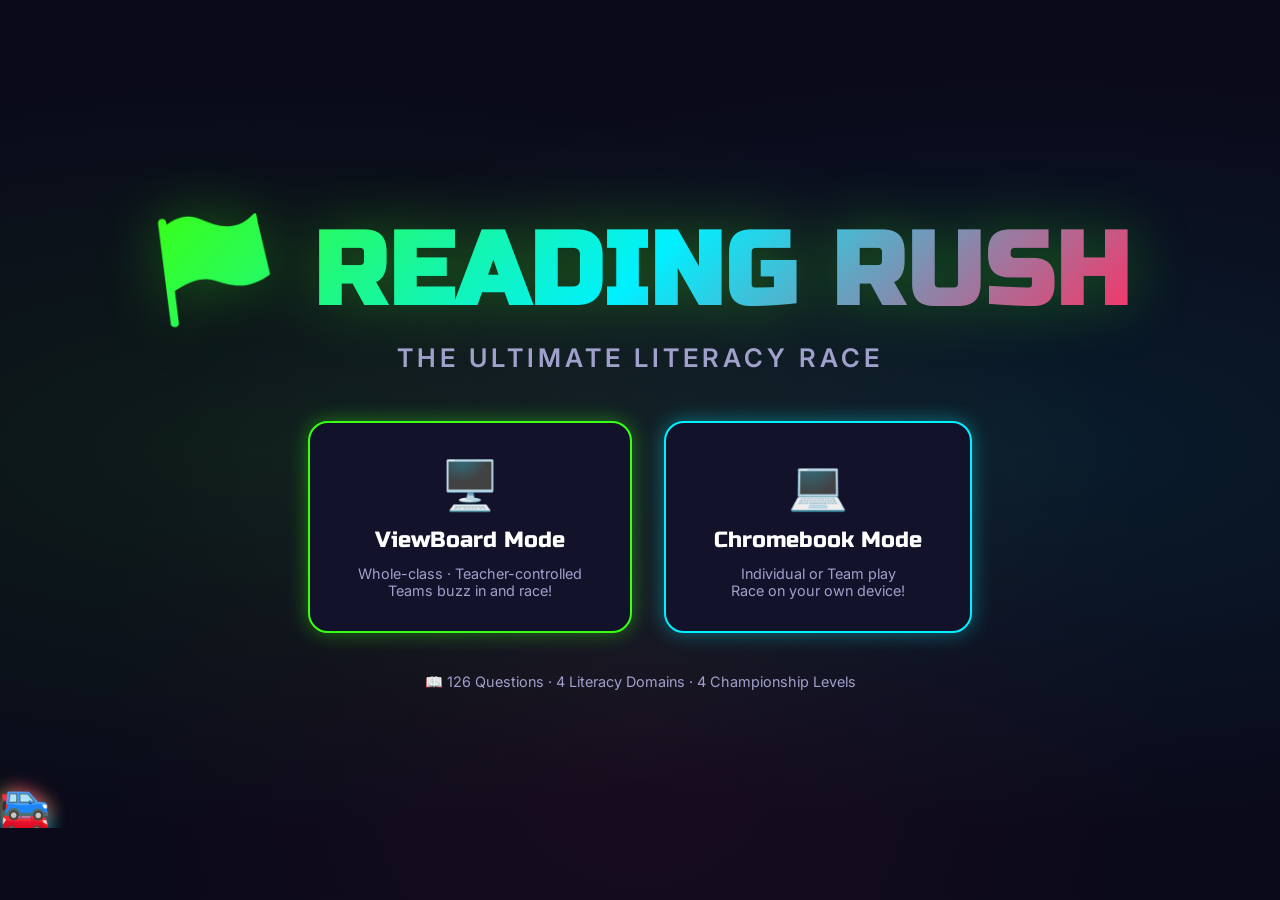
<file: index.html>
<!DOCTYPE html>
<html lang="en">
<head>
  <meta charset="UTF-8">
  <meta name="viewport" content="width=device-width, initial-scale=1.0">
  <title>READING RUSH — The Ultimate Literacy Race</title>
  <meta name="description" content="READING RUSH: A fast-paced, competitive literacy racing game for classrooms. Race through reading, vocabulary, grammar, and writing challenges!">
  <link rel="stylesheet" href="css/style.css">
</head>
<body>

  <div class="landing-container" id="landing">

    <!-- Animated cars at bottom -->
    <div class="car-track-landing">
      <span class="car-landing">🏎️</span>
      <span class="car-landing">🚗</span>
      <span class="car-landing">🚙</span>
    </div>

    <!-- Title -->
    <h1 class="game-title">🏁 READING RUSH</h1>
    <p class="game-subtitle">The Ultimate Literacy Race</p>

    <!-- Mode Buttons -->
    <div class="mode-buttons">
      <a href="viewboard.html" class="mode-btn mode-btn--viewboard" id="btn-viewboard">
        <span class="mode-btn__icon">🖥️</span>
        <span class="mode-btn__label">ViewBoard Mode</span>
        <span class="mode-btn__desc">Whole-class · Teacher-controlled<br>Teams buzz in and race!</span>
      </a>
      <a href="chromebook.html" class="mode-btn mode-btn--chromebook" id="btn-chromebook">
        <span class="mode-btn__icon">💻</span>
        <span class="mode-btn__label">Chromebook Mode</span>
        <span class="mode-btn__desc">Individual or Team play<br>Race on your own device!</span>
      </a>
    </div>

    <!-- Stats -->
    <div style="margin-top:2.5rem; text-align:center; position:relative; z-index:1;">
      <p style="color:var(--text-secondary); font-size:0.9rem;">
        📖 <span id="q-count"></span> Questions · 4 Literacy Domains · 4 Championship Levels
      </p>
    </div>
  </div>

  <script src="js/questions.js"></script>
  <script>
    document.getElementById('q-count').textContent = QuestionBank.totalCount;
  </script>
</body>
</html>
</file>
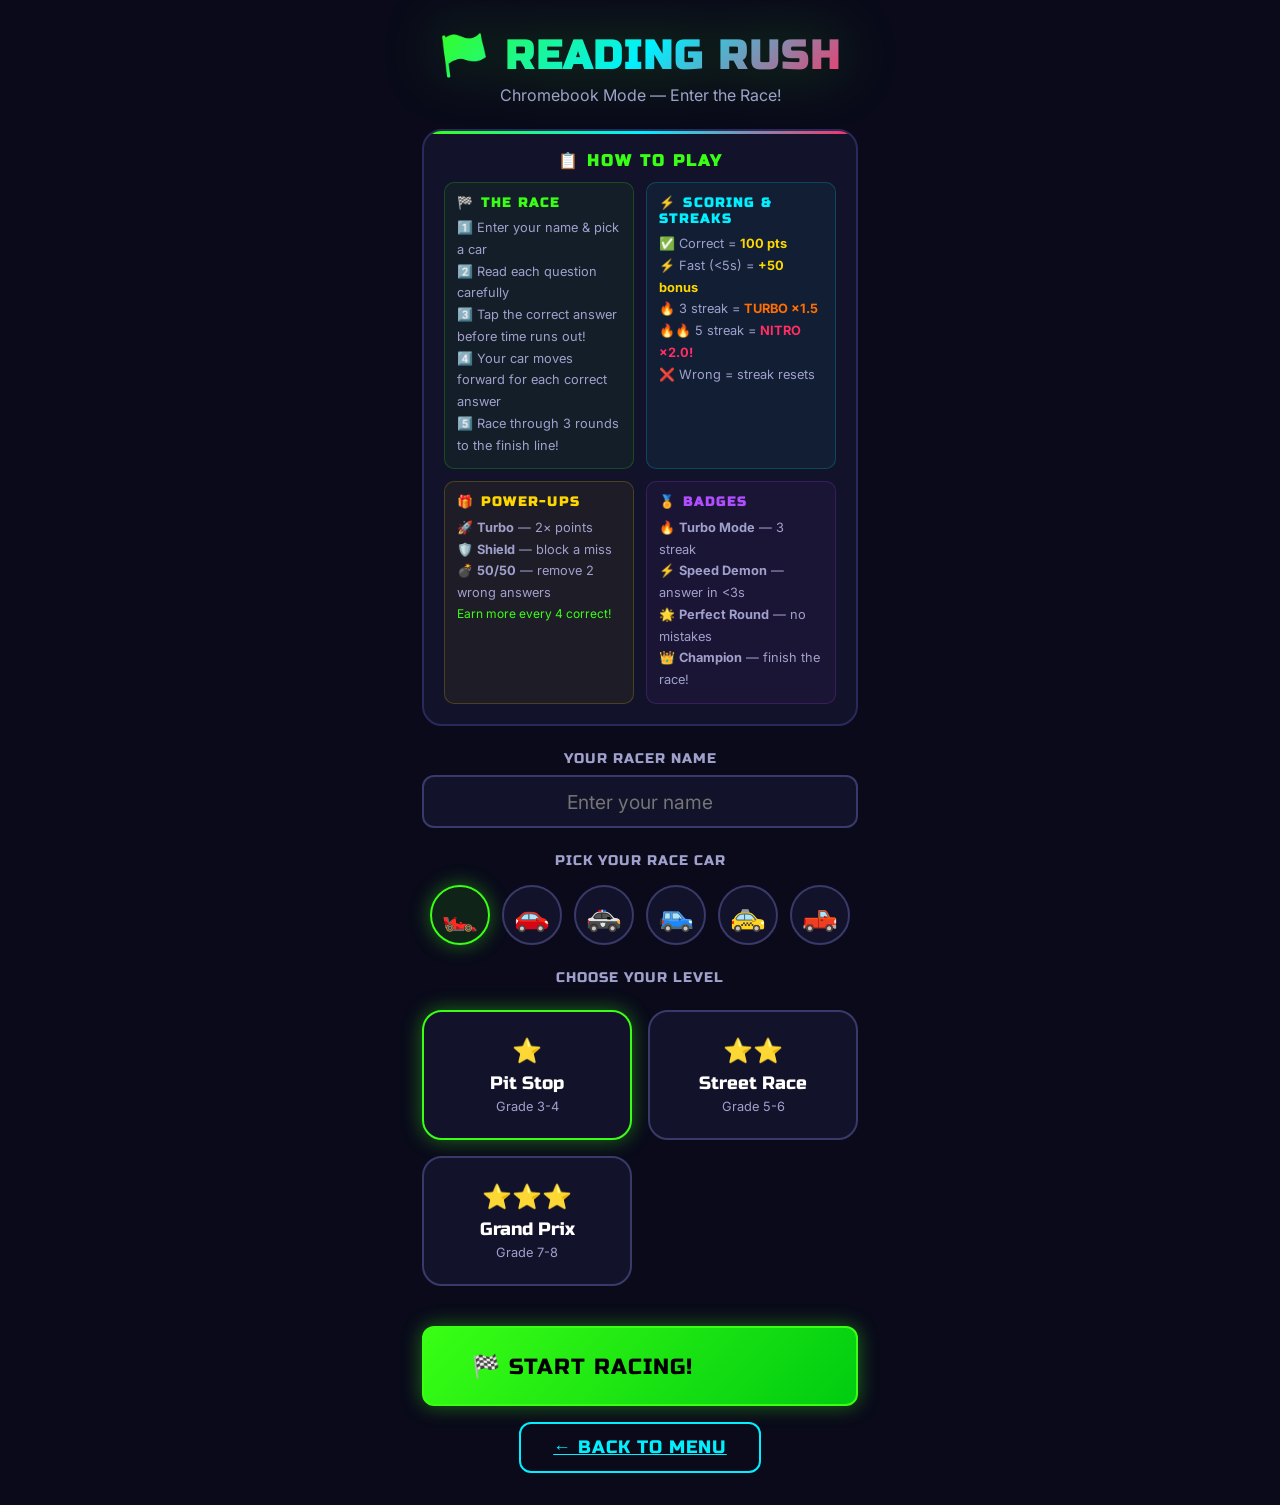
<file: chromebook.html>
<!DOCTYPE html>
<html lang="en">

<head>
    <meta charset="UTF-8">
    <meta name="viewport" content="width=device-width, initial-scale=1.0">
    <title>READING RUSH — Chromebook Mode</title>
    <link rel="stylesheet" href="css/style.css">
    <style>
        .cb-container {
            max-width: 850px;
            margin: 0 auto;
            padding: 1rem;
            min-height: 100vh;
            display: flex;
            flex-direction: column;
        }

        .cb-header {
            display: flex;
            align-items: center;
            justify-content: space-between;
            padding: 0.5rem 0.75rem;
            background: var(--bg-card);
            border-radius: var(--radius);
            border: 1px solid #2a2a5a;
            margin-bottom: 0.75rem;
            flex-wrap: wrap;
            gap: 0.5rem;
        }

        .cb-header__left {
            display: flex;
            align-items: center;
            gap: 0.75rem;
        }

        .cb-header__right {
            display: flex;
            align-items: center;
            gap: 1rem;
        }

        .cb-player-info {
            display: flex;
            align-items: center;
            gap: 0.5rem;
        }

        .cb-player-car {
            font-size: 1.5rem;
            display: inline-block;
            transform: scaleX(-1);
        }

        .cb-player-name {
            font-family: var(--font-display);
            font-size: 0.9rem;
        }

        /* Progress track mini */
        .mini-track {
            width: 100%;
            height: 40px;
            background: var(--track-bg);
            border-radius: 8px;
            position: relative;
            overflow: hidden;
            margin-bottom: 0.75rem;
            border: 1px solid #2a2a5a;
        }

        .mini-track__markers {
            position: absolute;
            inset: 0;
            background: repeating-linear-gradient(90deg, transparent 0, transparent 9.9%, rgba(255, 255, 255, 0.06) 10%, rgba(255, 255, 255, 0.06) 10.2%);
            pointer-events: none;
        }

        .mini-track__finish {
            position: absolute;
            right: 0;
            top: 0;
            bottom: 0;
            width: 20px;
            background: repeating-linear-gradient(45deg, #000 0, #000 4px, #fff 4px, #fff 8px);
            opacity: 0.2;
        }

        .mini-track__car {
            position: absolute;
            top: 50%;
            transform: translateY(-50%) scaleX(-1);
            font-size: 1.6rem;
            transition: left 0.8s cubic-bezier(0.34, 1.56, 0.64, 1);
            filter: drop-shadow(0 0 8px var(--neon-green));
        }

        .mini-track__pct {
            position: absolute;
            right: 8px;
            top: 50%;
            transform: translateY(-50%);
            font-family: var(--font-score);
            font-size: 0.7rem;
            color: var(--neon-gold);
        }

        /* Score display */
        .score-display {
            text-align: center;
            font-family: var(--font-score);
        }

        .score-display__value {
            font-size: 2rem;
            font-weight: 900;
            color: var(--neon-gold);
        }

        .score-display__label {
            font-size: 0.7rem;
            color: var(--text-secondary);
            text-transform: uppercase;
            letter-spacing: 1px;
        }

        /* Streak */
        .streak-display {
            text-align: center;
            min-width: 60px;
        }

        .streak-display__flames {
            font-size: 1.2rem;
        }

        .streak-display__count {
            font-family: var(--font-score);
            font-size: 0.85rem;
            font-weight: 900;
        }

        /* Login */
        .login-container {
            max-width: 500px;
            margin: auto;
            padding: 2rem;
            text-align: center;
        }

        .car-picker {
            display: flex;
            gap: 0.75rem;
            justify-content: center;
            flex-wrap: wrap;
            margin: 1rem 0;
        }

        .car-option {
            width: 60px;
            height: 60px;
            border: 2px solid #3a3a6a;
            border-radius: 50%;
            display: flex;
            align-items: center;
            justify-content: center;
            font-size: 1.8rem;
            cursor: pointer;
            transition: all var(--transition-fast);
            background: var(--bg-card);
            transform: scaleX(-1);
        }

        .car-option:hover {
            border-color: var(--neon-blue);
            transform: scale(1.1);
        }

        .car-option.selected {
            border-color: var(--neon-green);
            box-shadow: var(--shadow-neon-green);
            background: rgba(57, 255, 20, 0.1);
        }

        /* Badge wall */
        .badge-wall {
            display: flex;
            flex-wrap: wrap;
            gap: 0.5rem;
            justify-content: center;
            margin: 1rem 0;
        }

        /* Power-up bar */
        .cb-powerup-bar {
            display: flex;
            gap: 0.5rem;
            justify-content: center;
            padding: 0.5rem;
            background: var(--bg-card);
            border-radius: var(--radius);
            border: 1px solid #2a2a5a;
        }

        .cb-powerup {
            width: 50px;
            height: 50px;
            border-radius: 50%;
            border: 2px solid #3a3a6a;
            background: transparent;
            display: flex;
            align-items: center;
            justify-content: center;
            font-size: 1.3rem;
            cursor: pointer;
            transition: all var(--transition-fast);
            position: relative;
        }

        .cb-powerup:hover:not(.used) {
            border-color: var(--neon-gold);
            transform: scale(1.1);
        }

        .cb-powerup.available {
            border-color: var(--neon-green);
            animation: powerupReady 2s ease-in-out infinite;
        }

        .cb-powerup.used {
            opacity: 0.25;
            cursor: default;
        }

        .cb-powerup__tip {
            position: absolute;
            bottom: calc(100% + 8px);
            background: var(--bg-card);
            border: 1px solid #3a3a6a;
            border-radius: 8px;
            padding: 0.3rem 0.6rem;
            font-size: 0.7rem;
            white-space: nowrap;
            opacity: 0;
            pointer-events: none;
            transition: opacity 0.2s;
        }

        .cb-powerup:hover .cb-powerup__tip {
            opacity: 1;
        }

        /* End screen */
        .end-container {
            text-align: center;
            padding: 2rem 1rem;
        }

        .xp-earned {
            font-family: var(--font-score);
            font-size: 2rem;
            color: var(--neon-gold);
            margin: 1rem 0;
        }

        /* Level picker cards */
        .level-cards {
            display: grid;
            grid-template-columns: repeat(auto-fit, minmax(180px, 1fr));
            gap: 1rem;
            margin: 1.5rem 0;
        }

        .level-card {
            padding: 1.5rem;
            border: 2px solid #3a3a6a;
            border-radius: var(--radius-lg);
            background: var(--bg-card);
            cursor: pointer;
            transition: all var(--transition-fast);
            text-align: center;
        }

        .level-card:hover {
            border-color: var(--neon-blue);
            transform: translateY(-4px);
            box-shadow: var(--shadow-neon-blue);
        }

        .level-card.selected {
            border-color: var(--neon-green);
            box-shadow: var(--shadow-neon-green);
        }

        .level-card__stars {
            font-size: 1.5rem;
            margin-bottom: 0.5rem;
        }

        .level-card__name {
            font-family: var(--font-display);
            font-size: 1.1rem;
        }

        .level-card__desc {
            font-size: 0.8rem;
            color: var(--text-secondary);
            margin-top: 0.3rem;
        }

        .countdown-overlay {
            position: fixed;
            inset: 0;
            background: rgba(0, 0, 0, 0.85);
            display: flex;
            align-items: center;
            justify-content: center;
            z-index: 5000;
            font-family: var(--font-score);
            font-size: 8rem;
            font-weight: 900;
            color: var(--neon-green);
            text-shadow: 0 0 60px var(--neon-green);
        }

        .countdown-overlay span {
            animation: countdownNum 0.6s ease;
        }
    </style>
</head>

<body>

    <!-- ===== LOGIN ===== -->
    <div id="login-screen" class="login-container">
        <h1 class="game-title" style="font-size:2.5rem; margin-bottom:0.3rem;">🏁 READING RUSH</h1>
        <p style="color:var(--text-secondary); margin-bottom:1.5rem;">Chromebook Mode — Enter the Race!</p>

        <!-- HOW TO PLAY INSTRUCTIONS -->
        <div id="instructions-panel"
            style="background:var(--bg-card); border:2px solid #2a2a5a; border-radius:var(--radius-lg); padding:1.25rem; margin-bottom:1.5rem; text-align:left; position:relative; overflow:hidden;">
            <div
                style="position:absolute; top:0; left:0; right:0; height:3px; background:linear-gradient(90deg, var(--neon-green), var(--neon-blue), var(--neon-pink));">
            </div>
            <h2
                style="font-family:var(--font-display); font-size:1rem; color:var(--neon-green); margin-bottom:0.75rem; text-align:center;">
                📋 HOW TO PLAY</h2>

            <div style="display:grid; grid-template-columns:1fr 1fr; gap:0.75rem; margin-bottom:0.75rem;">
                <div
                    style="background:rgba(57,255,20,0.05); border:1px solid rgba(57,255,20,0.2); border-radius:10px; padding:0.75rem;">
                    <h3 style="color:var(--neon-green); font-size:0.8rem; margin-bottom:0.4rem;">🏁 THE RACE</h3>
                    <ul style="list-style:none; font-size:0.8rem; color:var(--text-secondary); line-height:1.7;">
                        <li>1️⃣ Enter your name & pick a car</li>
                        <li>2️⃣ Read each question carefully</li>
                        <li>3️⃣ Tap the correct answer before time runs out!</li>
                        <li>4️⃣ Your car moves forward for each correct answer</li>
                        <li>5️⃣ Race through 3 rounds to the finish line!</li>
                    </ul>
                </div>
                <div
                    style="background:rgba(0,240,255,0.05); border:1px solid rgba(0,240,255,0.2); border-radius:10px; padding:0.75rem;">
                    <h3 style="color:var(--neon-blue); font-size:0.8rem; margin-bottom:0.4rem;">⚡ SCORING & STREAKS</h3>
                    <ul style="list-style:none; font-size:0.8rem; color:var(--text-secondary); line-height:1.7;">
                        <li>✅ Correct = <strong style="color:var(--neon-gold);">100 pts</strong></li>
                        <li>⚡ Fast (&lt;5s) = <strong style="color:var(--neon-gold);">+50 bonus</strong></li>
                        <li>🔥 3 streak = <strong style="color:var(--neon-orange);">TURBO ×1.5</strong></li>
                        <li>🔥🔥 5 streak = <strong style="color:var(--neon-pink);">NITRO ×2.0!</strong></li>
                        <li>❌ Wrong = streak resets</li>
                    </ul>
                </div>
            </div>

            <div style="display:grid; grid-template-columns:1fr 1fr; gap:0.75rem;">
                <div
                    style="background:rgba(255,215,0,0.05); border:1px solid rgba(255,215,0,0.2); border-radius:10px; padding:0.75rem;">
                    <h3 style="color:var(--neon-gold); font-size:0.8rem; margin-bottom:0.4rem;">🎁 POWER-UPS</h3>
                    <ul style="list-style:none; font-size:0.8rem; color:var(--text-secondary); line-height:1.7;">
                        <li>🚀 <strong>Turbo</strong> — 2× points</li>
                        <li>🛡️ <strong>Shield</strong> — block a miss</li>
                        <li>💣 <strong>50/50</strong> — remove 2 wrong answers</li>
                        <li style="color:var(--neon-green); font-size:0.75rem;">Earn more every 4 correct!</li>
                    </ul>
                </div>
                <div
                    style="background:rgba(177,78,255,0.05); border:1px solid rgba(177,78,255,0.2); border-radius:10px; padding:0.75rem;">
                    <h3 style="color:var(--neon-purple); font-size:0.8rem; margin-bottom:0.4rem;">🏅 BADGES</h3>
                    <ul style="list-style:none; font-size:0.8rem; color:var(--text-secondary); line-height:1.7;">
                        <li>🔥 <strong>Turbo Mode</strong> — 3 streak</li>
                        <li>⚡ <strong>Speed Demon</strong> — answer in &lt;3s</li>
                        <li>🌟 <strong>Perfect Round</strong> — no mistakes</li>
                        <li>👑 <strong>Champion</strong> — finish the race!</li>
                    </ul>
                </div>
            </div>
        </div>
        <!-- END INSTRUCTIONS -->

        <div class="form-group">
            <label class="form-label">Your Racer Name</label>
            <input class="form-input" id="player-name" placeholder="Enter your name" maxlength="20"
                style="text-align:center; font-size:1.2rem;">
        </div>

        <div class="form-group">
            <label class="form-label">Pick Your Race Car</label>
            <div class="car-picker" id="car-picker"></div>
        </div>

        <div class="form-group">
            <label class="form-label">Choose Your Level</label>
            <div class="level-cards" id="level-picker">
                <div class="level-card selected" data-level="1" onclick="pickLevel(this)">
                    <div class="level-card__stars">⭐</div>
                    <div class="level-card__name">Pit Stop</div>
                    <div class="level-card__desc">Grade 3-4</div>
                </div>
                <div class="level-card" data-level="2" onclick="pickLevel(this)">
                    <div class="level-card__stars">⭐⭐</div>
                    <div class="level-card__name">Street Race</div>
                    <div class="level-card__desc">Grade 5-6</div>
                </div>
                <div class="level-card" data-level="3" onclick="pickLevel(this)">
                    <div class="level-card__stars">⭐⭐⭐</div>
                    <div class="level-card__name">Grand Prix</div>
                    <div class="level-card__desc">Grade 7-8</div>
                </div>
            </div>
        </div>

        <button class="btn btn-primary btn-lg" style="width:100%; margin-top:1rem;" onclick="startChromebookGame()">🏁
            START RACING!</button>
        <a href="index.html" class="btn btn-secondary" style="margin-top:1rem;">← Back to Menu</a>
    </div>

    <!-- ===== GAME ===== -->
    <div id="game-screen" class="cb-container" style="display:none;">

        <!-- Header -->
        <div class="cb-header">
            <div class="cb-header__left">
                <div class="cb-player-info">
                    <span class="cb-player-car" id="hdr-car"></span>
                    <span class="cb-player-name" id="hdr-name"></span>
                </div>
                <span class="round-indicator" id="cb-round-badge" style="font-size:0.75rem;">Round 1</span>
                <span id="race-position"
                    style="font-family:var(--font-score); font-size:1rem; font-weight:900; color:var(--neon-green); margin-left:0.5rem;">1st</span>
            </div>
            <div class="cb-header__right">
                <div class="streak-display" id="streak-display">
                    <div class="streak-display__flames" id="streak-flames"></div>
                    <div class="streak-display__count" id="streak-count">0</div>
                </div>
                <div class="timer-container" id="timer-container" style="width:60px; height:60px;">
                    <div class="timer-ring" id="timer-ring" style="width:60px; height:60px;">
                        <svg viewBox="0 0 60 60" style="width:60px; height:60px;">
                            <circle cx="30" cy="30" r="26" stroke-dasharray="163" stroke-dashoffset="0"
                                id="timer-circle" fill="none" stroke-width="4" stroke-linecap="round"
                                stroke="var(--neon-green)"
                                style="transition:stroke-dashoffset 1s linear, stroke 0.3s;" />
                        </svg>
                        <span class="timer-text" id="timer-text" style="font-size:1rem;">15</span>
                    </div>
                </div>
                <div class="score-display">
                    <div class="score-display__value" id="score-value">0</div>
                    <div class="score-display__label">points</div>
                </div>
            </div>
        </div>

        <!-- Multi-lane Race Track (built dynamically by JS) -->
        <div class="mini-track" id="mini-track" style="height:auto; padding:6px 8px;">
            <!-- Lanes are dynamically generated -->
        </div>

        <!-- Game Content: Question + Leaderboard -->
        <div style="display:grid; grid-template-columns:1fr 180px; gap:0.75rem; flex:1; min-height:0;">

            <!-- Question Area -->
            <div class="question-card" id="question-card">
                <div style="font-family:var(--font-score); font-size:0.75rem; color:var(--text-secondary); margin-bottom:0.5rem;"
                    id="cb-q-num">Q 1/10</div>
                <span class="question-domain-badge" id="q-domain-badge"></span>
                <div class="question-passage hidden" id="q-passage"></div>
                <div class="question-text" id="q-text"></div>
                <div class="answer-grid" id="answer-grid"></div>
            </div>

            <!-- Live Leaderboard Sidebar -->
            <div
                style="background:var(--bg-card); border:1px solid #2a2a5a; border-radius:var(--radius); padding:0.75rem; overflow-y:auto;">
                <div
                    style="font-family:var(--font-display); font-size:0.7rem; color:var(--neon-gold); text-transform:uppercase; letter-spacing:1px; text-align:center; margin-bottom:0.5rem;">
                    🏆 Race Standings</div>
                <div id="race-leaderboard"></div>
            </div>

        </div>

        <!-- Power-up Bar -->
        <div class="cb-powerup-bar" id="powerup-bar"></div>
    </div>

    <!-- ===== ROUND END ===== -->
    <div id="round-end-screen" style="display:none;" class="overlay">
        <div class="modal" style="text-align:center; max-width:550px;">
            <h2 id="round-end-title">🏁 Round Complete!</h2>
            <div class="score-display" style="margin:1rem 0;">
                <div class="score-display__value" id="round-score" style="font-size:2.5rem;">0</div>
                <div class="score-display__label">Your Points</div>
            </div>
            <h3 style="color:var(--neon-blue); font-size:0.9rem; margin-bottom:0.5rem;">Race Standings</h3>
            <div id="round-standings" style="margin-bottom:1rem;"></div>
            <div id="round-badges" class="badge-wall"></div>
            <button class="btn btn-primary btn-lg" id="btn-next-round" onclick="nextRound()"
                style="margin-top:1.5rem;">🏁 Next Round!</button>
        </div>
    </div>

    <!-- ===== GAME OVER ===== -->
    <div id="game-over-screen" style="display:none;" class="overlay">
        <div class="modal end-container" style="max-width:600px;">
            <h1 style="font-size:2.2rem;">🏆 RACE COMPLETE! 🏆</h1>
            <div id="final-place"
                style="font-family:var(--font-score); font-size:2rem; font-weight:900; color:var(--neon-gold); margin:0.5rem 0;">
            </div>
            <div class="xp-earned" id="final-score">0</div>
            <p style="color:var(--text-secondary);">Your Total Points</p>

            <h3 style="margin:1.5rem 0 0.5rem; color:var(--neon-blue);">🏁 Final Standings</h3>
            <div id="final-leaderboard" style="margin-bottom:1rem;"></div>

            <h3 style="margin:1rem 0 0.75rem; color:var(--neon-gold);">🏅 Badges Earned</h3>
            <div class="badge-wall" id="final-badges"></div>

            <h3 style="margin:1.5rem 0 0.75rem; color:var(--neon-blue);">📊 Stats</h3>
            <div id="final-stats" style="color:var(--text-secondary);"></div>

            <div style="display:flex; gap:1rem; justify-content:center; margin-top:2rem; flex-wrap:wrap;">
                <button class="btn btn-primary btn-lg" onclick="location.reload()">🔄 Race Again</button>
                <a href="index.html" class="btn btn-secondary btn-lg">🏠 Home</a>
            </div>
        </div>
    </div>

    <!-- ===== COUNTDOWN ===== -->
    <div id="countdown-overlay" class="countdown-overlay" style="display:none;">
        <span id="countdown-number">3</span>
    </div>

    <!-- Toast container -->
    <div id="toast-container" style="position:fixed; top:1rem; right:1rem; z-index:9000;"></div>

    <script src="js/questions.js"></script>
    <script src="js/engine.js"></script>
    <script src="js/sounds.js"></script>
    <script src="js/confetti.js"></script>
    <script src="js/chromebook.js"></script>
</body>

</html>
</file>
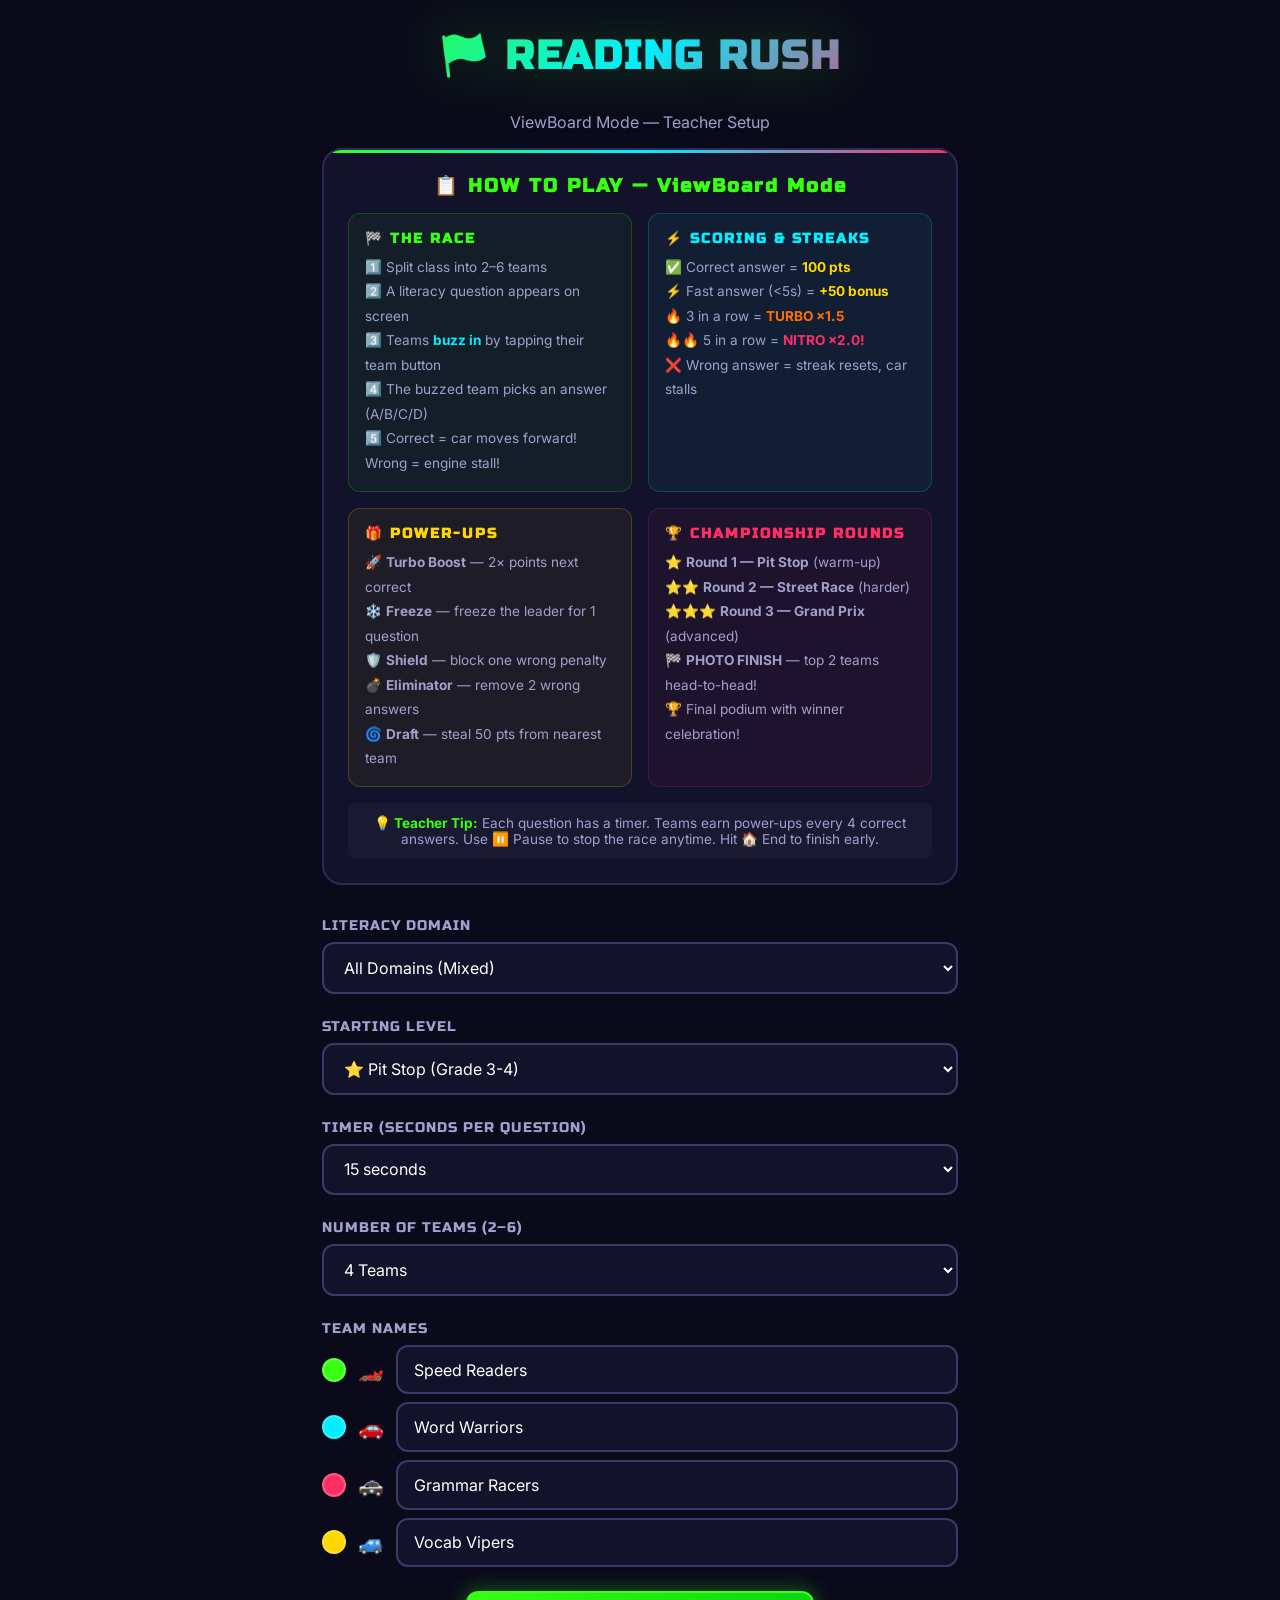
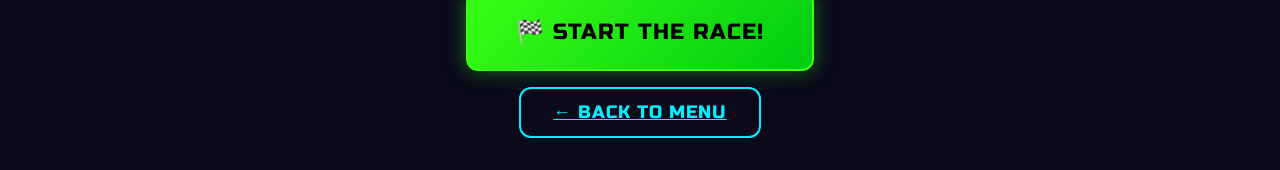
<file: viewboard.html>
<!DOCTYPE html>
<html lang="en">

<head>
    <meta charset="UTF-8">
    <meta name="viewport" content="width=device-width, initial-scale=1.0">
    <title>READING RUSH — ViewBoard Mode</title>
    <link rel="stylesheet" href="css/style.css">
    <style>
        /* ViewBoard-specific overrides */
        .vb-header {
            display: flex;
            align-items: center;
            justify-content: space-between;
            padding: 0.5rem 1rem;
            background: var(--bg-card);
            border-bottom: 2px solid #2a2a5a;
        }

        .vb-header__title {
            font-family: var(--font-display);
            font-size: 1.3rem;
            background: linear-gradient(90deg, var(--neon-green), var(--neon-blue));
            -webkit-background-clip: text;
            -webkit-text-fill-color: transparent;
            background-clip: text;
        }

        .vb-header__info {
            display: flex;
            align-items: center;
            gap: 1.5rem;
            font-size: 0.9rem;
            color: var(--text-secondary);
        }

        .vb-main {
            display: grid;
            grid-template-columns: 1fr 260px;
            gap: 0.75rem;
            flex: 1;
            padding: 0.75rem;
            min-height: 0;
        }

        .vb-center {
            display: flex;
            flex-direction: column;
            gap: 0.75rem;
            min-height: 0;
        }

        .vb-bottom {
            padding: 0.5rem 0.75rem;
        }

        .countdown-overlay {
            position: fixed;
            inset: 0;
            background: rgba(0, 0, 0, 0.85);
            display: flex;
            align-items: center;
            justify-content: center;
            z-index: 5000;
            font-family: var(--font-score);
            font-size: 8rem;
            font-weight: 900;
            color: var(--neon-green);
            text-shadow: 0 0 60px var(--neon-green);
        }

        .countdown-overlay span {
            animation: countdownNum 0.6s ease;
        }

        .question-number-indicator {
            font-family: var(--font-score);
            font-size: 0.8rem;
            color: var(--text-secondary);
            text-align: center;
            margin-bottom: 0.25rem;
        }

        .round-indicator {
            display: inline-block;
            padding: 0.2rem 0.8rem;
            border-radius: 20px;
            font-size: 0.8rem;
            font-weight: 700;
            background: rgba(255, 215, 0, 0.15);
            color: var(--neon-gold);
            border: 1px solid var(--neon-gold);
        }

        @media (max-width: 900px) {
            .vb-main {
                grid-template-columns: 1fr;
            }
        }
    </style>
</head>

<body>

    <!-- ===== SETUP SCREEN ===== -->
    <div id="setup-screen">
        <div class="setup-container">
            <h1 class="setup-title game-title" style="font-size:2.5rem;">🏁 READING RUSH</h1>
            <p class="text-center mb-2" style="color:var(--text-secondary);">ViewBoard Mode — Teacher Setup</p>

            <!-- HOW TO PLAY INSTRUCTIONS -->
            <div id="instructions-panel"
                style="background:var(--bg-card); border:2px solid #2a2a5a; border-radius:var(--radius-lg); padding:1.5rem; margin-bottom:2rem; position:relative; overflow:hidden;">
                <div
                    style="position:absolute; top:0; left:0; right:0; height:3px; background:linear-gradient(90deg, var(--neon-green), var(--neon-blue), var(--neon-pink));">
                </div>
                <h2
                    style="font-family:var(--font-display); font-size:1.2rem; color:var(--neon-green); margin-bottom:1rem; text-align:center;">
                    📋 HOW TO PLAY — ViewBoard Mode</h2>

                <div style="display:grid; grid-template-columns:1fr 1fr; gap:1rem; margin-bottom:1rem;">
                    <div
                        style="background:rgba(57,255,20,0.05); border:1px solid rgba(57,255,20,0.2); border-radius:12px; padding:1rem;">
                        <h3 style="color:var(--neon-green); font-size:0.85rem; margin-bottom:0.5rem;">🏁 THE RACE</h3>
                        <ul style="list-style:none; font-size:0.85rem; color:var(--text-secondary); line-height:1.8;">
                            <li>1️⃣ Split class into 2–6 teams</li>
                            <li>2️⃣ A literacy question appears on screen</li>
                            <li>3️⃣ Teams <strong style="color:var(--neon-blue);">buzz in</strong> by tapping their team
                                button</li>
                            <li>4️⃣ The buzzed team picks an answer (A/B/C/D)</li>
                            <li>5️⃣ Correct = car moves forward! Wrong = engine stall!</li>
                        </ul>
                    </div>
                    <div
                        style="background:rgba(0,240,255,0.05); border:1px solid rgba(0,240,255,0.2); border-radius:12px; padding:1rem;">
                        <h3 style="color:var(--neon-blue); font-size:0.85rem; margin-bottom:0.5rem;">⚡ SCORING & STREAKS
                        </h3>
                        <ul style="list-style:none; font-size:0.85rem; color:var(--text-secondary); line-height:1.8;">
                            <li>✅ Correct answer = <strong style="color:var(--neon-gold);">100 pts</strong></li>
                            <li>⚡ Fast answer (&lt;5s) = <strong style="color:var(--neon-gold);">+50 bonus</strong></li>
                            <li>🔥 3 in a row = <strong style="color:var(--neon-orange);">TURBO ×1.5</strong></li>
                            <li>🔥🔥 5 in a row = <strong style="color:var(--neon-pink);">NITRO ×2.0!</strong></li>
                            <li>❌ Wrong answer = streak resets, car stalls</li>
                        </ul>
                    </div>
                </div>

                <div style="display:grid; grid-template-columns:1fr 1fr; gap:1rem; margin-bottom:1rem;">
                    <div
                        style="background:rgba(255,215,0,0.05); border:1px solid rgba(255,215,0,0.2); border-radius:12px; padding:1rem;">
                        <h3 style="color:var(--neon-gold); font-size:0.85rem; margin-bottom:0.5rem;">🎁 POWER-UPS</h3>
                        <ul style="list-style:none; font-size:0.85rem; color:var(--text-secondary); line-height:1.8;">
                            <li>🚀 <strong>Turbo Boost</strong> — 2× points next correct</li>
                            <li>❄️ <strong>Freeze</strong> — freeze the leader for 1 question</li>
                            <li>🛡️ <strong>Shield</strong> — block one wrong penalty</li>
                            <li>💣 <strong>Eliminator</strong> — remove 2 wrong answers</li>
                            <li>🌀 <strong>Draft</strong> — steal 50 pts from nearest team</li>
                        </ul>
                    </div>
                    <div
                        style="background:rgba(255,46,99,0.05); border:1px solid rgba(255,46,99,0.2); border-radius:12px; padding:1rem;">
                        <h3 style="color:var(--neon-pink); font-size:0.85rem; margin-bottom:0.5rem;">🏆 CHAMPIONSHIP
                            ROUNDS</h3>
                        <ul style="list-style:none; font-size:0.85rem; color:var(--text-secondary); line-height:1.8;">
                            <li>⭐ <strong>Round 1 — Pit Stop</strong> (warm-up)</li>
                            <li>⭐⭐ <strong>Round 2 — Street Race</strong> (harder)</li>
                            <li>⭐⭐⭐ <strong>Round 3 — Grand Prix</strong> (advanced)</li>
                            <li>🏁 <strong>PHOTO FINISH</strong> — top 2 teams head-to-head!</li>
                            <li>🏆 Final podium with winner celebration!</li>
                        </ul>
                    </div>
                </div>

                <div style="text-align:center; padding:0.75rem; background:rgba(255,255,255,0.03); border-radius:8px;">
                    <p style="font-size:0.85rem; color:var(--text-secondary);">
                        <strong style="color:var(--neon-green);">💡 Teacher Tip:</strong>
                        Each question has a timer. Teams earn power-ups every 4 correct answers. Use ⏸️ Pause to stop
                        the race anytime. Hit 🏠 End to finish early.
                    </p>
                </div>
            </div>
            <!-- END INSTRUCTIONS -->

            <div class="form-group">
                <label class="form-label">Literacy Domain</label>
                <select class="form-select" id="setup-domain">
                    <option value="all">All Domains (Mixed)</option>
                    <option value="reading">📖 Reading Comprehension</option>
                    <option value="vocab">🔤 Vocabulary</option>
                    <option value="grammar">✏️ Grammar</option>
                    <option value="writing">📝 Writing</option>
                </select>
            </div>

            <div class="form-group">
                <label class="form-label">Starting Level</label>
                <select class="form-select" id="setup-level">
                    <option value="1">⭐ Pit Stop (Grade 3-4)</option>
                    <option value="2">⭐⭐ Street Race (Grade 5-6)</option>
                    <option value="3">⭐⭐⭐ Grand Prix (Grade 7-8)</option>
                </select>
            </div>

            <div class="form-group">
                <label class="form-label">Timer (seconds per question)</label>
                <select class="form-select" id="setup-timer">
                    <option value="10">10 seconds (Fast!)</option>
                    <option value="15" selected>15 seconds</option>
                    <option value="20">20 seconds</option>
                    <option value="30">30 seconds (Relaxed)</option>
                </select>
            </div>

            <div class="form-group">
                <label class="form-label">Number of Teams (2–6)</label>
                <select class="form-select" id="setup-team-count">
                    <option value="2">2 Teams</option>
                    <option value="3">3 Teams</option>
                    <option value="4" selected>4 Teams</option>
                    <option value="5">5 Teams</option>
                    <option value="6">6 Teams</option>
                </select>
            </div>

            <div class="form-group" id="team-names-container">
                <label class="form-label">Team Names</label>
                <!-- Dynamically generated -->
            </div>

            <div class="text-center mt-3">
                <button class="btn btn-primary btn-lg" id="btn-start-race" onclick="startGame()">🏁 START THE
                    RACE!</button>
            </div>

            <div class="text-center mt-2">
                <a href="index.html" class="btn btn-secondary">← Back to Menu</a>
            </div>
        </div>
    </div>

    <!-- ===== GAME SCREEN ===== -->
    <div id="game-screen" class="hidden" style="display:none; flex-direction:column; height:100vh;">

        <!-- Header -->
        <div class="vb-header">
            <span class="vb-header__title">🏁 READING RUSH</span>
            <div class="vb-header__info">
                <span class="round-indicator" id="round-badge">Round 1</span>
                <span id="question-count-display">Q 1/10</span>
                <div class="timer-container" id="timer-container">
                    <div class="timer-ring" id="timer-ring">
                        <svg viewBox="0 0 80 80">
                            <circle cx="40" cy="40" r="36" stroke-dasharray="226" stroke-dashoffset="0"
                                id="timer-circle" />
                        </svg>
                        <span class="timer-text" id="timer-text">15</span>
                    </div>
                </div>
                <button class="btn btn-secondary" style="font-size:0.8rem; padding:0.4rem 0.8rem;"
                    onclick="pauseGame()">⏸️ Pause</button>
                <button class="btn btn-danger" style="font-size:0.8rem; padding:0.4rem 0.8rem;"
                    onclick="endGameEarly()">🏠 End</button>
            </div>
        </div>

        <!-- Main Area -->
        <div class="vb-main">

            <!-- Center: Track + Question -->
            <div class="vb-center">
                <!-- Race Track -->
                <div class="race-track" id="race-track">
                    <!-- Dynamically generated lanes -->
                </div>

                <!-- Question -->
                <div class="question-card" id="question-card" style="flex:1;">
                    <div class="question-number-indicator" id="q-num-indicator"></div>
                    <span class="question-domain-badge" id="q-domain-badge"></span>
                    <div class="question-passage hidden" id="q-passage"></div>
                    <div class="question-text" id="q-text"></div>
                    <div class="answer-grid" id="answer-grid">
                        <!-- Dynamically generated -->
                    </div>
                </div>
            </div>

            <!-- Sidebar: Scoreboard -->
            <div class="scoreboard" id="scoreboard">
                <div class="scoreboard-title">🏆 Scoreboard</div>
                <div id="score-rows"></div>
            </div>
        </div>

        <!-- Bottom: Buzzers -->
        <div class="vb-bottom">
            <div class="buzzer-panel" id="buzzer-panel">
                <!-- Dynamically generated -->
            </div>
        </div>
    </div>

    <!-- ===== ROUND END / LEADERBOARD ===== -->
    <div id="round-end-screen" class="hidden overlay" style="display:none;">
        <div class="modal" style="max-width:700px; text-align:center;">
            <h2 id="round-end-title" style="margin-bottom:1rem;"></h2>
            <div class="podium" id="round-podium"></div>
            <div id="round-rankings" style="margin-top:1rem;"></div>
            <div class="text-center mt-3">
                <button class="btn btn-primary btn-lg" id="btn-next-round" onclick="nextRound()">🏁 Next Round!</button>
            </div>
        </div>
    </div>

    <!-- ===== PHOTO FINISH ===== -->
    <div id="photo-finish-intro" class="hidden photo-finish-overlay" style="display:none;">
        <div style="text-align:center;">
            <h1 class="photo-finish-title">🏁 PHOTO FINISH 🏁</h1>
            <p style="font-size:1.3rem; color:var(--text-secondary); margin:1rem 0;">The Championship Showdown!</p>
            <div id="photo-finish-matchup" style="font-size:2rem; margin:2rem 0;"></div>
            <button class="btn btn-gold btn-lg" onclick="startPhotoFinish()">🏁 LET'S RACE!</button>
        </div>
    </div>

    <!-- ===== FINAL GAME OVER ===== -->
    <div id="game-over-screen" class="hidden overlay" style="display:none;">
        <div class="modal" style="max-width:700px; text-align:center;">
            <h1 style="font-size:2.5rem; margin-bottom:0.5rem;">🏆 RACE COMPLETE! 🏆</h1>
            <div class="podium" id="final-podium"></div>
            <div id="final-rankings" style="margin-top:1rem;"></div>
            <div class="text-center mt-3" style="display:flex; gap:1rem; justify-content:center; flex-wrap:wrap;">
                <button class="btn btn-primary btn-lg" onclick="location.reload()">🔄 Race Again</button>
                <a href="index.html" class="btn btn-secondary btn-lg">🏠 Home</a>
            </div>
        </div>
    </div>

    <!-- ===== PAUSE ===== -->
    <div id="pause-overlay" class="hidden overlay" style="display:none;">
        <div class="modal text-center">
            <h2>⏸️ RACE PAUSED</h2>
            <p style="color:var(--text-secondary); margin:1rem 0;">The race is on hold. Resume when ready!</p>
            <button class="btn btn-primary btn-lg" onclick="resumeGame()">▶️ Resume Race</button>
        </div>
    </div>

    <!-- ===== COUNTDOWN ===== -->
    <div id="countdown-overlay" class="hidden countdown-overlay" style="display:none;">
        <span id="countdown-number">3</span>
    </div>

    <!-- Toast container -->
    <div id="toast-container" style="position:fixed; top:1rem; right:1rem; z-index:9000;"></div>

    <script src="js/questions.js"></script>
    <script src="js/engine.js"></script>
    <script src="js/sounds.js"></script>
    <script src="js/confetti.js"></script>
    <script src="js/viewboard.js"></script>
</body>

</html>
</file>
<file: css/style.css>
/* ============================================
   READING RUSH — Design System
   Theme: Futuristic Neon Racing Night
   ============================================ */

@import url('https://fonts.googleapis.com/css2?family=Russo+One&family=Inter:wght@400;600;700;900&family=Orbitron:wght@700;900&display=swap');

/* ---------- CSS Custom Properties ---------- */
:root {
  --bg-dark: #0a0a1a;
  --bg-card: #12122a;
  --bg-card-hover: #1a1a3a;
  --neon-green: #39ff14;
  --neon-blue: #00f0ff;
  --neon-pink: #ff2e63;
  --neon-gold: #ffd700;
  --neon-purple: #b14eff;
  --neon-orange: #ff6f00;
  --text-primary: #ffffff;
  --text-secondary: #a0a0cc;
  --track-bg: #1a1a2e;
  --track-lane: #252545;
  --correct-green: #00e676;
  --wrong-red: #ff1744;
  --font-display: 'Russo One', sans-serif;
  --font-body: 'Inter', sans-serif;
  --font-score: 'Orbitron', sans-serif;
  --radius: 12px;
  --radius-lg: 20px;
  --shadow-neon-green: 0 0 20px rgba(57, 255, 20, 0.4);
  --shadow-neon-blue: 0 0 20px rgba(0, 240, 255, 0.4);
  --shadow-neon-pink: 0 0 20px rgba(255, 46, 99, 0.4);
  --shadow-neon-gold: 0 0 20px rgba(255, 215, 0, 0.5);
  --transition-fast: 0.2s ease;
  --transition-med: 0.4s ease;
}

/* ---------- Reset & Base ---------- */
*,
*::before,
*::after {
  box-sizing: border-box;
  margin: 0;
  padding: 0;
}

html {
  font-size: 16px;
  scroll-behavior: smooth;
}

body {
  font-family: var(--font-body);
  background: var(--bg-dark);
  color: var(--text-primary);
  min-height: 100vh;
  overflow-x: hidden;
  -webkit-font-smoothing: antialiased;
}

/* Scrollbar */
::-webkit-scrollbar {
  width: 8px;
}

::-webkit-scrollbar-track {
  background: var(--bg-dark);
}

::-webkit-scrollbar-thumb {
  background: var(--neon-blue);
  border-radius: 4px;
}

/* ---------- Typography ---------- */
h1,
h2,
h3 {
  font-family: var(--font-display);
  letter-spacing: 2px;
}

h1 {
  font-size: clamp(2rem, 5vw, 4rem);
}

h2 {
  font-size: clamp(1.4rem, 3vw, 2.2rem);
}

h3 {
  font-size: clamp(1.1rem, 2vw, 1.5rem);
}

.score-text {
  font-family: var(--font-score);
  font-weight: 900;
}

/* ---------- Landing Page ---------- */
.landing-container {
  display: flex;
  flex-direction: column;
  align-items: center;
  justify-content: center;
  min-height: 100vh;
  padding: 2rem;
  position: relative;
  overflow: hidden;
}

.landing-container::before {
  content: '';
  position: absolute;
  inset: 0;
  background:
    radial-gradient(ellipse at 20% 50%, rgba(57, 255, 20, 0.08) 0%, transparent 60%),
    radial-gradient(ellipse at 80% 50%, rgba(0, 240, 255, 0.08) 0%, transparent 60%),
    radial-gradient(ellipse at 50% 80%, rgba(255, 46, 99, 0.06) 0%, transparent 60%);
  pointer-events: none;
}

.game-title {
  font-family: var(--font-display);
  font-size: clamp(3rem, 8vw, 7rem);
  text-align: center;
  background: linear-gradient(135deg, var(--neon-green), var(--neon-blue), var(--neon-pink));
  -webkit-background-clip: text;
  -webkit-text-fill-color: transparent;
  background-clip: text;
  filter: drop-shadow(0 0 30px rgba(57, 255, 20, 0.3));
  animation: titlePulse 3s ease-in-out infinite;
  margin-bottom: 0.5rem;
  position: relative;
  z-index: 1;
}

.game-subtitle {
  font-family: var(--font-body);
  font-size: clamp(1rem, 2.5vw, 1.6rem);
  color: var(--text-secondary);
  text-align: center;
  margin-bottom: 3rem;
  font-weight: 600;
  letter-spacing: 4px;
  text-transform: uppercase;
  position: relative;
  z-index: 1;
}

/* ---------- Mode Buttons ---------- */
.mode-buttons {
  display: flex;
  gap: 2rem;
  flex-wrap: wrap;
  justify-content: center;
  position: relative;
  z-index: 1;
}

.mode-btn {
  display: flex;
  flex-direction: column;
  align-items: center;
  gap: 0.75rem;
  padding: 2rem 3rem;
  border: 2px solid;
  border-radius: var(--radius-lg);
  background: var(--bg-card);
  cursor: pointer;
  text-decoration: none;
  transition: all var(--transition-med);
  min-width: 260px;
  position: relative;
  overflow: hidden;
}

.mode-btn::before {
  content: '';
  position: absolute;
  inset: 0;
  opacity: 0;
  transition: opacity var(--transition-med);
}

.mode-btn:hover::before {
  opacity: 1;
}

.mode-btn--viewboard {
  border-color: var(--neon-green);
  box-shadow: var(--shadow-neon-green);
}

.mode-btn--viewboard::before {
  background: radial-gradient(circle at center, rgba(57, 255, 20, 0.1), transparent 70%);
}

.mode-btn--viewboard:hover {
  transform: translateY(-6px) scale(1.03);
  box-shadow: 0 0 40px rgba(57, 255, 20, 0.6);
}

.mode-btn--chromebook {
  border-color: var(--neon-blue);
  box-shadow: var(--shadow-neon-blue);
}

.mode-btn--chromebook::before {
  background: radial-gradient(circle at center, rgba(0, 240, 255, 0.1), transparent 70%);
}

.mode-btn--chromebook:hover {
  transform: translateY(-6px) scale(1.03);
  box-shadow: 0 0 40px rgba(0, 240, 255, 0.6);
}

.mode-btn__icon {
  font-size: 3rem;
}

.mode-btn__label {
  font-family: var(--font-display);
  font-size: 1.4rem;
  color: var(--text-primary);
}

.mode-btn__desc {
  font-size: 0.9rem;
  color: var(--text-secondary);
  text-align: center;
}

/* ---------- Animated Cars on Landing ---------- */
.car-track-landing {
  position: absolute;
  bottom: 8%;
  left: 0;
  width: 100%;
  height: 60px;
  overflow: hidden;
  z-index: 0;
}

.car-landing {
  position: absolute;
  font-size: 2.5rem;
  animation: carZoom 4s linear infinite;
  filter: drop-shadow(0 0 10px var(--neon-green));
  display: inline-block;
  transform: scaleX(-1);
}

.car-landing:nth-child(2) {
  animation-delay: -1.5s;
  top: 20px;
  filter: drop-shadow(0 0 10px var(--neon-blue));
}

.car-landing:nth-child(3) {
  animation-delay: -3s;
  top: 5px;
  filter: drop-shadow(0 0 10px var(--neon-pink));
}

/* ---------- Race Track ---------- */
.race-track {
  width: 100%;
  background: var(--track-bg);
  border-radius: var(--radius);
  padding: 1rem;
  position: relative;
  border: 2px solid #2a2a4a;
  overflow: hidden;
}

.race-track::before {
  content: '';
  position: absolute;
  top: 0;
  left: 0;
  right: 0;
  height: 3px;
  background: repeating-linear-gradient(90deg, #fff 0, #fff 20px, #000 20px, #000 40px);
}

.race-track::after {
  content: '';
  position: absolute;
  bottom: 0;
  left: 0;
  right: 0;
  height: 3px;
  background: repeating-linear-gradient(90deg, #000 0, #000 20px, #fff 20px, #fff 40px);
}

.track-lane {
  background: var(--track-lane);
  border-radius: 8px;
  padding: 0.5rem 1rem;
  margin: 0.4rem 0;
  display: flex;
  align-items: center;
  gap: 0.75rem;
  position: relative;
  min-height: 50px;
  overflow: hidden;
}

.track-lane__markers {
  position: absolute;
  inset: 0;
  background: repeating-linear-gradient(90deg,
      transparent 0, transparent 9.9%, rgba(255, 255, 255, 0.05) 10%, rgba(255, 255, 255, 0.05) 10.1%);
  pointer-events: none;
}

.track-lane__finish {
  position: absolute;
  right: 0;
  top: 0;
  bottom: 0;
  width: 30px;
  background: repeating-linear-gradient(45deg,
      #000 0, #000 5px, #fff 5px, #fff 10px);
  opacity: 0.3;
}

.track-car {
  font-size: 1.8rem;
  position: relative;
  z-index: 2;
  transition: margin-left 0.8s cubic-bezier(0.34, 1.56, 0.64, 1);
  filter: drop-shadow(0 0 8px currentColor);
  display: inline-block;
  transform: scaleX(-1);
}

.track-team-name {
  font-family: var(--font-display);
  font-size: 0.85rem;
  white-space: nowrap;
  min-width: 80px;
  z-index: 2;
}

.track-progress-pct {
  font-family: var(--font-score);
  font-size: 0.75rem;
  color: var(--neon-gold);
  margin-left: auto;
  z-index: 2;
}

/* ---------- Question Card ---------- */
.question-card {
  background: var(--bg-card);
  border: 2px solid #2a2a5a;
  border-radius: var(--radius-lg);
  padding: 2rem;
  text-align: center;
  position: relative;
  overflow: hidden;
}

.question-card::before {
  content: '';
  position: absolute;
  top: 0;
  left: 0;
  right: 0;
  height: 4px;
  background: linear-gradient(90deg, var(--neon-green), var(--neon-blue), var(--neon-pink));
}

.question-domain-badge {
  display: inline-block;
  padding: 0.3rem 1rem;
  border-radius: 20px;
  font-size: 0.8rem;
  font-weight: 700;
  text-transform: uppercase;
  letter-spacing: 1px;
  margin-bottom: 1rem;
}

.domain-reading {
  background: rgba(0, 240, 255, 0.15);
  color: var(--neon-blue);
  border: 1px solid var(--neon-blue);
}

.domain-vocab {
  background: rgba(177, 78, 255, 0.15);
  color: var(--neon-purple);
  border: 1px solid var(--neon-purple);
}

.domain-grammar {
  background: rgba(57, 255, 20, 0.15);
  color: var(--neon-green);
  border: 1px solid var(--neon-green);
}

.domain-writing {
  background: rgba(255, 215, 0, 0.15);
  color: var(--neon-gold);
  border: 1px solid var(--neon-gold);
}

.question-passage {
  background: rgba(255, 255, 255, 0.04);
  border-left: 3px solid var(--neon-blue);
  padding: 1rem 1.5rem;
  margin: 1rem 0;
  text-align: left;
  font-style: italic;
  line-height: 1.8;
  font-size: 1.05rem;
  border-radius: 0 8px 8px 0;
  color: #d0d0e8;
}

.question-text {
  font-size: clamp(1.2rem, 2.5vw, 1.8rem);
  font-weight: 700;
  margin: 1rem 0 1.5rem;
  line-height: 1.4;
}

/* ---------- Answer Tiles ---------- */
.answer-grid {
  display: grid;
  grid-template-columns: 1fr 1fr;
  gap: 1rem;
}

.answer-tile {
  display: flex;
  align-items: center;
  gap: 1rem;
  padding: 1.2rem 1.5rem;
  border: 2px solid #4a4a8a;
  border-radius: var(--radius);
  background: #1e1e40;
  cursor: pointer;
  transition: all var(--transition-fast);
  font-size: clamp(1rem, 1.8vw, 1.3rem);
  text-align: left;
  min-height: 80px;
  position: relative;
  overflow: hidden;
  color: #f0f0ff;
  font-weight: 600;
}

.answer-tile:hover {
  border-color: var(--neon-blue);
  background: #2a2a55;
  transform: scale(1.02);
  box-shadow: var(--shadow-neon-blue);
}

.answer-tile__letter {
  font-family: var(--font-display);
  font-size: 1.2rem;
  width: 40px;
  height: 40px;
  display: flex;
  align-items: center;
  justify-content: center;
  border-radius: 50%;
  background: rgba(255, 255, 255, 0.18);
  color: #ffffff;
  flex-shrink: 0;
  font-weight: 700;
}

.answer-tile.correct {
  border-color: var(--correct-green) !important;
  background: rgba(0, 230, 118, 0.15) !important;
  box-shadow: 0 0 30px rgba(0, 230, 118, 0.4) !important;
  animation: correctPulse 0.5s ease;
}

.answer-tile.wrong {
  border-color: var(--wrong-red) !important;
  background: rgba(255, 23, 68, 0.15) !important;
  box-shadow: 0 0 30px rgba(255, 23, 68, 0.4) !important;
  animation: shakeWrong 0.5s ease;
}

.answer-tile.disabled {
  opacity: 0.4;
  pointer-events: none;
}

/* ---------- Timer ---------- */
.timer-container {
  position: relative;
  width: 80px;
  height: 80px;
}

.timer-ring {
  width: 80px;
  height: 80px;
  border-radius: 50%;
  border: 4px solid #2a2a5a;
  position: relative;
}

.timer-ring svg {
  position: absolute;
  top: -4px;
  left: -4px;
  width: 80px;
  height: 80px;
  transform: rotate(-90deg);
}

.timer-ring circle {
  fill: none;
  stroke-width: 4;
  stroke-linecap: round;
  stroke: var(--neon-green);
  transition: stroke-dashoffset 1s linear, stroke 0.3s;
}

.timer-ring.warning circle {
  stroke: var(--neon-orange);
}

.timer-ring.danger circle {
  stroke: var(--wrong-red);
}

.timer-text {
  position: absolute;
  inset: 0;
  display: flex;
  align-items: center;
  justify-content: center;
  font-family: var(--font-score);
  font-size: 1.3rem;
  font-weight: 900;
}

.timer-text.danger {
  color: var(--wrong-red);
  animation: timerFlash 0.5s infinite;
}

/* ---------- Scoreboard / Sidebar ---------- */
.scoreboard {
  background: var(--bg-card);
  border: 2px solid #2a2a5a;
  border-radius: var(--radius-lg);
  padding: 1.5rem;
}

.scoreboard-title {
  font-family: var(--font-display);
  font-size: 1rem;
  color: var(--neon-gold);
  text-transform: uppercase;
  letter-spacing: 2px;
  margin-bottom: 1rem;
  text-align: center;
}

.team-score-row {
  display: flex;
  align-items: center;
  gap: 0.75rem;
  padding: 0.6rem 0.8rem;
  border-radius: 8px;
  margin-bottom: 0.4rem;
  transition: background var(--transition-fast);
}

.team-score-row:hover {
  background: rgba(255, 255, 255, 0.04);
}

.team-score-row.active {
  background: rgba(57, 255, 20, 0.1);
  border: 1px solid rgba(57, 255, 20, 0.3);
}

.team-score-car {
  font-size: 1.4rem;
  display: inline-block;
  transform: scaleX(-1);
}

.team-score-name {
  font-family: var(--font-display);
  font-size: 0.9rem;
  flex: 1;
}

.team-score-pts {
  font-family: var(--font-score);
  font-size: 1rem;
  font-weight: 900;
  color: var(--neon-gold);
}

.streak-badge {
  display: inline-flex;
  align-items: center;
  gap: 0.3rem;
  padding: 0.2rem 0.6rem;
  border-radius: 12px;
  font-size: 0.75rem;
  font-weight: 700;
  animation: streakPulse 1s infinite;
}

.streak-turbo {
  background: rgba(255, 111, 0, 0.2);
  color: var(--neon-orange);
  border: 1px solid var(--neon-orange);
}

.streak-nitro {
  background: rgba(255, 46, 99, 0.2);
  color: var(--neon-pink);
  border: 1px solid var(--neon-pink);
  animation: nitroGlow 0.6s infinite alternate;
}

/* ---------- Buzzer Panel (ViewBoard) ---------- */
.buzzer-panel {
  display: grid;
  gap: 1rem;
  padding: 1rem;
}

.buzzer-btn {
  min-height: 90px;
  border: 3px solid;
  border-radius: var(--radius-lg);
  font-family: var(--font-display);
  font-size: 1.4rem;
  cursor: pointer;
  transition: all var(--transition-fast);
  display: flex;
  align-items: center;
  justify-content: center;
  gap: 0.75rem;
  position: relative;
  overflow: hidden;
}

.buzzer-btn::before {
  content: '';
  position: absolute;
  inset: 0;
  background: radial-gradient(circle at center, rgba(255, 255, 255, 0.1), transparent 70%);
  opacity: 0;
  transition: opacity var(--transition-fast);
}

.buzzer-btn:hover::before {
  opacity: 1;
}

.buzzer-btn:active {
  transform: scale(0.95);
}

.buzzer-btn:hover {
  transform: scale(1.05);
}

.buzzer-btn.buzzed-in {
  animation: buzzerPulse 0.6s ease;
  box-shadow: 0 0 40px currentColor;
}

/* ---------- Power-Up Bar ---------- */
.powerup-bar {
  display: flex;
  gap: 0.75rem;
  justify-content: center;
  flex-wrap: wrap;
  padding: 0.5rem;
}

.powerup-item {
  width: 60px;
  height: 60px;
  border-radius: 50%;
  border: 2px solid #3a3a6a;
  background: var(--bg-card);
  display: flex;
  align-items: center;
  justify-content: center;
  font-size: 1.5rem;
  cursor: pointer;
  transition: all var(--transition-fast);
  position: relative;
}

.powerup-item:hover {
  transform: scale(1.15);
  border-color: var(--neon-gold);
  box-shadow: var(--shadow-neon-gold);
}

.powerup-item.available {
  border-color: var(--neon-green);
  animation: powerupReady 2s ease-in-out infinite;
}

.powerup-item.used {
  opacity: 0.3;
  pointer-events: none;
}

.powerup-item__count {
  position: absolute;
  top: -4px;
  right: -4px;
  width: 20px;
  height: 20px;
  background: var(--neon-pink);
  border-radius: 50%;
  font-size: 0.7rem;
  font-weight: 900;
  display: flex;
  align-items: center;
  justify-content: center;
}

/* ---------- Speedometer (Chromebook) ---------- */
.speedometer {
  width: 140px;
  height: 80px;
  position: relative;
  margin: 0 auto;
}

.speedometer-arc {
  fill: none;
  stroke-width: 8;
  stroke: #2a2a5a;
}

.speedometer-fill {
  fill: none;
  stroke-width: 8;
  stroke-linecap: round;
  transition: stroke-dashoffset 0.8s ease, stroke 0.3s;
}

.speedometer-value {
  font-family: var(--font-score);
  font-size: 1.6rem;
  font-weight: 900;
  text-anchor: middle;
}

/* ---------- Badge ---------- */
.badge {
  display: inline-flex;
  flex-direction: column;
  align-items: center;
  gap: 0.3rem;
  padding: 0.5rem;
  border-radius: 12px;
  background: rgba(255, 255, 255, 0.04);
  border: 1px solid #2a2a5a;
  font-size: 0.7rem;
  text-align: center;
  min-width: 70px;
  transition: all var(--transition-fast);
}

.badge:hover {
  background: rgba(255, 255, 255, 0.08);
  transform: translateY(-2px);
}

.badge__icon {
  font-size: 1.8rem;
}

.badge__label {
  color: var(--text-secondary);
  font-weight: 600;
}

.badge.earned {
  border-color: var(--neon-gold);
  box-shadow: var(--shadow-neon-gold);
}

.badge.earned .badge__label {
  color: var(--neon-gold);
}

/* ---------- Podium ---------- */
.podium {
  display: flex;
  justify-content: center;
  align-items: flex-end;
  gap: 1rem;
  padding: 2rem 1rem;
}

.podium-place {
  display: flex;
  flex-direction: column;
  align-items: center;
  gap: 0.5rem;
  animation: podiumRise 0.8s ease-out backwards;
}

.podium-place:nth-child(1) {
  animation-delay: 0.4s;
}

.podium-place:nth-child(2) {
  animation-delay: 0.2s;
}

.podium-place:nth-child(3) {
  animation-delay: 0.6s;
}

.podium-block {
  width: 120px;
  border-radius: 12px 12px 0 0;
  display: flex;
  align-items: center;
  justify-content: center;
  font-family: var(--font-score);
  font-size: 2rem;
  font-weight: 900;
  position: relative;
}

.podium-1st {
  height: 160px;
  background: linear-gradient(180deg, var(--neon-gold), #b8860b);
  box-shadow: 0 0 30px rgba(255, 215, 0, 0.4);
}

.podium-2nd {
  height: 120px;
  background: linear-gradient(180deg, #c0c0c0, #808080);
}

.podium-3rd {
  height: 90px;
  background: linear-gradient(180deg, #cd7f32, #8b4513);
}

.podium-team-name {
  font-family: var(--font-display);
  font-size: 1rem;
}

.podium-score {
  font-family: var(--font-score);
  font-size: 0.85rem;
  color: var(--neon-gold);
}

/* ---------- Setup / Forms ---------- */
.setup-container {
  max-width: 700px;
  margin: 0 auto;
  padding: 2rem;
}

.setup-title {
  text-align: center;
  margin-bottom: 2rem;
}

.form-group {
  margin-bottom: 1.5rem;
}

.form-label {
  display: block;
  font-family: var(--font-display);
  font-size: 0.9rem;
  color: var(--text-secondary);
  margin-bottom: 0.5rem;
  text-transform: uppercase;
  letter-spacing: 1px;
}

.form-input,
.form-select {
  width: 100%;
  padding: 0.8rem 1rem;
  background: var(--bg-card);
  border: 2px solid #3a3a6a;
  border-radius: var(--radius);
  color: var(--text-primary);
  font-family: var(--font-body);
  font-size: 1rem;
  transition: border-color var(--transition-fast);
}

.form-input:focus,
.form-select:focus {
  outline: none;
  border-color: var(--neon-blue);
  box-shadow: var(--shadow-neon-blue);
}

.form-select option {
  background: var(--bg-dark);
}

.team-input-row {
  display: flex;
  align-items: center;
  gap: 0.75rem;
  margin-bottom: 0.5rem;
}

.team-color-dot {
  width: 24px;
  height: 24px;
  border-radius: 50%;
  flex-shrink: 0;
  border: 2px solid rgba(255, 255, 255, 0.2);
}

/* ---------- Buttons ---------- */
.btn {
  font-family: var(--font-display);
  font-size: 1.1rem;
  padding: 0.8rem 2rem;
  border: 2px solid;
  border-radius: var(--radius);
  cursor: pointer;
  transition: all var(--transition-fast);
  text-transform: uppercase;
  letter-spacing: 1px;
  display: inline-flex;
  align-items: center;
  gap: 0.5rem;
}

.btn:hover {
  transform: translateY(-2px);
}

.btn:active {
  transform: translateY(0);
}

.btn-primary {
  background: linear-gradient(135deg, var(--neon-green), #00cc11);
  border-color: var(--neon-green);
  color: #000;
  box-shadow: var(--shadow-neon-green);
}

.btn-primary:hover {
  box-shadow: 0 0 40px rgba(57, 255, 20, 0.6);
}

.btn-secondary {
  background: transparent;
  border-color: var(--neon-blue);
  color: var(--neon-blue);
}

.btn-secondary:hover {
  background: rgba(0, 240, 255, 0.1);
  box-shadow: var(--shadow-neon-blue);
}

.btn-danger {
  background: transparent;
  border-color: var(--neon-pink);
  color: var(--neon-pink);
}

.btn-danger:hover {
  background: rgba(255, 46, 99, 0.1);
  box-shadow: var(--shadow-neon-pink);
}

.btn-gold {
  background: linear-gradient(135deg, var(--neon-gold), #b8860b);
  border-color: var(--neon-gold);
  color: #000;
  box-shadow: var(--shadow-neon-gold);
}

.btn-lg {
  font-size: 1.4rem;
  padding: 1rem 3rem;
  min-height: 80px;
}

/* ---------- Overlays & Modals ---------- */
.overlay {
  position: fixed;
  inset: 0;
  background: rgba(0, 0, 0, 0.8);
  backdrop-filter: blur(6px);
  display: flex;
  align-items: center;
  justify-content: center;
  z-index: 1000;
  animation: fadeIn 0.3s ease;
}

.modal {
  background: var(--bg-card);
  border: 2px solid #3a3a6a;
  border-radius: var(--radius-lg);
  padding: 2rem;
  max-width: 600px;
  width: 90%;
  max-height: 90vh;
  overflow-y: auto;
  animation: modalSlideUp 0.4s ease;
}

/* ---------- Notification Toast ---------- */
.toast {
  position: fixed;
  top: 1.5rem;
  right: 1.5rem;
  padding: 1rem 1.5rem;
  border-radius: var(--radius);
  font-family: var(--font-display);
  font-size: 1rem;
  z-index: 2000;
  animation: toastIn 0.4s ease, toastOut 0.4s ease 2.6s forwards;
}

.toast-correct {
  background: rgba(0, 230, 118, 0.2);
  border: 2px solid var(--correct-green);
  color: var(--correct-green);
  box-shadow: 0 0 30px rgba(0, 230, 118, 0.3);
}

.toast-wrong {
  background: rgba(255, 23, 68, 0.2);
  border: 2px solid var(--wrong-red);
  color: var(--wrong-red);
  box-shadow: 0 0 30px rgba(255, 23, 68, 0.3);
}

.toast-powerup {
  background: rgba(255, 215, 0, 0.2);
  border: 2px solid var(--neon-gold);
  color: var(--neon-gold);
  box-shadow: 0 0 30px rgba(255, 215, 0, 0.3);
}

.toast-badge {
  background: rgba(177, 78, 255, 0.2);
  border: 2px solid var(--neon-purple);
  color: var(--neon-purple);
  box-shadow: 0 0 30px rgba(177, 78, 255, 0.3);
}

/* ---------- Layouts ---------- */
.game-layout-vb {
  display: grid;
  grid-template-rows: auto 1fr auto;
  height: 100vh;
  gap: 0.5rem;
  padding: 0.5rem;
}

.game-layout-vb__top {
  display: grid;
  grid-template-columns: 1fr 250px;
  gap: 0.5rem;
}

.game-layout-cb {
  display: flex;
  flex-direction: column;
  min-height: 100vh;
  padding: 1rem;
  max-width: 900px;
  margin: 0 auto;
  gap: 1rem;
}

.game-header {
  display: flex;
  align-items: center;
  justify-content: space-between;
  padding: 0.5rem 1rem;
  background: var(--bg-card);
  border-radius: var(--radius);
  border: 1px solid #2a2a5a;
}

/* ---------- Photo Finish Overlay ---------- */
.photo-finish-overlay {
  position: fixed;
  inset: 0;
  background: linear-gradient(135deg, #0a0a1a 0%, #1a0530 50%, #0a0a1a 100%);
  z-index: 3000;
  display: flex;
  flex-direction: column;
  align-items: center;
  justify-content: center;
  gap: 2rem;
}

.photo-finish-title {
  font-family: var(--font-display);
  font-size: clamp(2rem, 6vw, 5rem);
  background: linear-gradient(135deg, var(--neon-gold), var(--neon-pink));
  -webkit-background-clip: text;
  -webkit-text-fill-color: transparent;
  background-clip: text;
  animation: titlePulse 1.5s ease-in-out infinite;
}

.photo-finish-vs {
  font-family: var(--font-display);
  font-size: 3rem;
  color: var(--neon-pink);
  text-shadow: 0 0 20px var(--neon-pink);
}

/* ---------- Animations ---------- */
@keyframes titlePulse {

  0%,
  100% {
    filter: drop-shadow(0 0 30px rgba(57, 255, 20, 0.3));
    transform: scale(1);
  }

  50% {
    filter: drop-shadow(0 0 50px rgba(57, 255, 20, 0.5));
    transform: scale(1.02);
  }
}

@keyframes carZoom {
  from {
    left: -100px;
  }

  to {
    left: calc(100% + 100px);
  }
}

@keyframes correctPulse {
  0% {
    transform: scale(1);
  }

  50% {
    transform: scale(1.05);
  }

  100% {
    transform: scale(1);
  }
}

@keyframes shakeWrong {

  0%,
  100% {
    transform: translateX(0);
  }

  20% {
    transform: translateX(-10px);
  }

  40% {
    transform: translateX(10px);
  }

  60% {
    transform: translateX(-6px);
  }

  80% {
    transform: translateX(6px);
  }
}

@keyframes streakPulse {

  0%,
  100% {
    opacity: 1;
  }

  50% {
    opacity: 0.6;
  }
}

@keyframes nitroGlow {
  from {
    box-shadow: 0 0 8px var(--neon-pink);
  }

  to {
    box-shadow: 0 0 20px var(--neon-pink), 0 0 40px rgba(255, 46, 99, 0.3);
  }
}

@keyframes buzzerPulse {
  0% {
    transform: scale(1);
  }

  30% {
    transform: scale(1.1);
  }

  100% {
    transform: scale(1);
  }
}

@keyframes powerupReady {

  0%,
  100% {
    transform: scale(1);
    box-shadow: none;
  }

  50% {
    transform: scale(1.08);
    box-shadow: 0 0 15px rgba(57, 255, 20, 0.3);
  }
}

@keyframes fadeIn {
  from {
    opacity: 0;
  }

  to {
    opacity: 1;
  }
}

@keyframes modalSlideUp {
  from {
    opacity: 0;
    transform: translateY(40px);
  }

  to {
    opacity: 1;
    transform: translateY(0);
  }
}

@keyframes toastIn {
  from {
    opacity: 0;
    transform: translateX(60px);
  }

  to {
    opacity: 1;
    transform: translateX(0);
  }
}

@keyframes toastOut {
  from {
    opacity: 1;
    transform: translateX(0);
  }

  to {
    opacity: 0;
    transform: translateX(60px);
  }
}

@keyframes podiumRise {
  from {
    opacity: 0;
    transform: translateY(80px);
  }

  to {
    opacity: 1;
    transform: translateY(0);
  }
}

@keyframes timerFlash {

  0%,
  100% {
    opacity: 1;
  }

  50% {
    opacity: 0.3;
  }
}

@keyframes carBoost {
  0% {
    filter: drop-shadow(0 0 8px currentColor);
    transform: scale(1);
  }

  50% {
    filter: drop-shadow(0 0 25px currentColor) brightness(1.5);
    transform: scale(1.3) translateX(10px);
  }

  100% {
    filter: drop-shadow(0 0 8px currentColor);
    transform: scale(1);
  }
}

@keyframes engineStall {
  0% {
    transform: translateX(0);
    opacity: 1;
  }

  25% {
    transform: translateX(-5px);
    opacity: 0.6;
  }

  50% {
    transform: translateX(3px);
    opacity: 0.8;
  }

  100% {
    transform: translateX(0);
    opacity: 1;
  }
}

@keyframes countdownNum {
  from {
    transform: scale(2);
    opacity: 0;
  }

  to {
    transform: scale(1);
    opacity: 1;
  }
}

.car-boost {
  animation: carBoost 0.6s ease;
}

.engine-stall {
  animation: engineStall 0.5s ease;
}

/* ---------- Responsive ---------- */
@media (max-width: 768px) {
  .answer-grid {
    grid-template-columns: 1fr;
  }

  .mode-buttons {
    flex-direction: column;
    align-items: center;
  }

  .game-layout-vb__top {
    grid-template-columns: 1fr;
  }

  .podium-block {
    width: 80px;
  }

  .podium-1st {
    height: 120px;
  }

  .podium-2nd {
    height: 90px;
  }

  .podium-3rd {
    height: 70px;
  }

  .buzzer-panel {
    grid-template-columns: 1fr 1fr;
  }
}

@media (min-width: 769px) {
  .buzzer-panel {
    grid-template-columns: repeat(3, 1fr);
  }
}

@media (min-width: 1200px) {
  .buzzer-panel {
    grid-template-columns: repeat(6, 1fr);
  }
}

/* Utility */
.hidden {
  display: none !important;
}

.text-center {
  text-align: center;
}

.mt-1 {
  margin-top: 0.5rem;
}

.mt-2 {
  margin-top: 1rem;
}

.mt-3 {
  margin-top: 1.5rem;
}

.mb-1 {
  margin-bottom: 0.5rem;
}

.mb-2 {
  margin-bottom: 1rem;
}

.gap-1 {
  gap: 0.5rem;
}

.flex-center {
  display: flex;
  align-items: center;
  justify-content: center;
}
</file>
